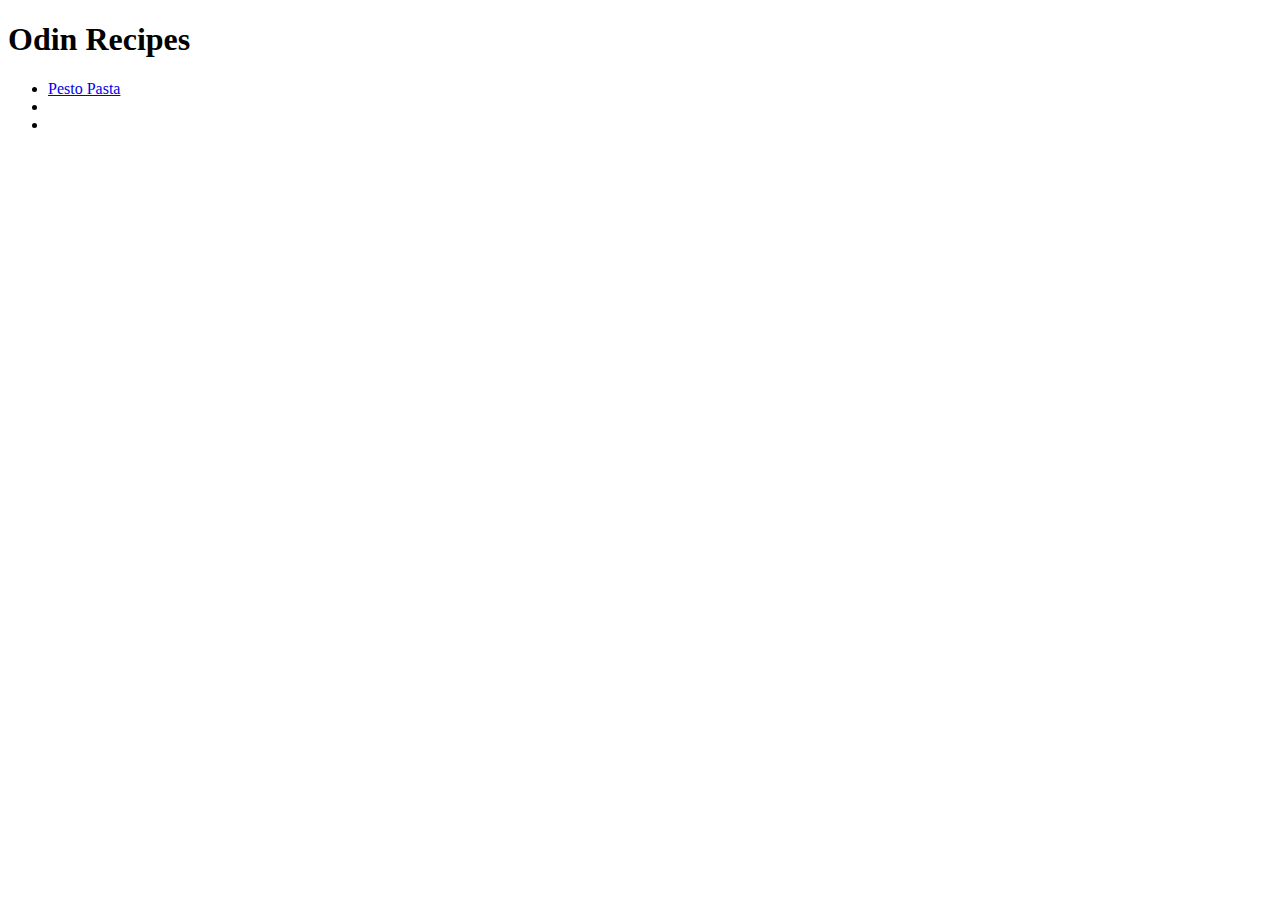
<file: index.html>
<!DOCTYPE html>
<html lang="en">
  <head>
    <meta charset="UTF-8" />
    <meta name="viewport" content="width=device-width, initial-scale=1.0" />
    <title>Odin Recipes</title>
  </head>
  <body>
    <h1>Odin Recipes</h1>

    <ul>
      <li>
        <a href="recipes/pesto-pasta.html">Pesto Pasta</a>
      </li>
      <li>
        <a href="#"></a>
      </li>
      <li>
        <a href="#"></a>
      </li>
    </ul>
  </body>
</html>
</file>
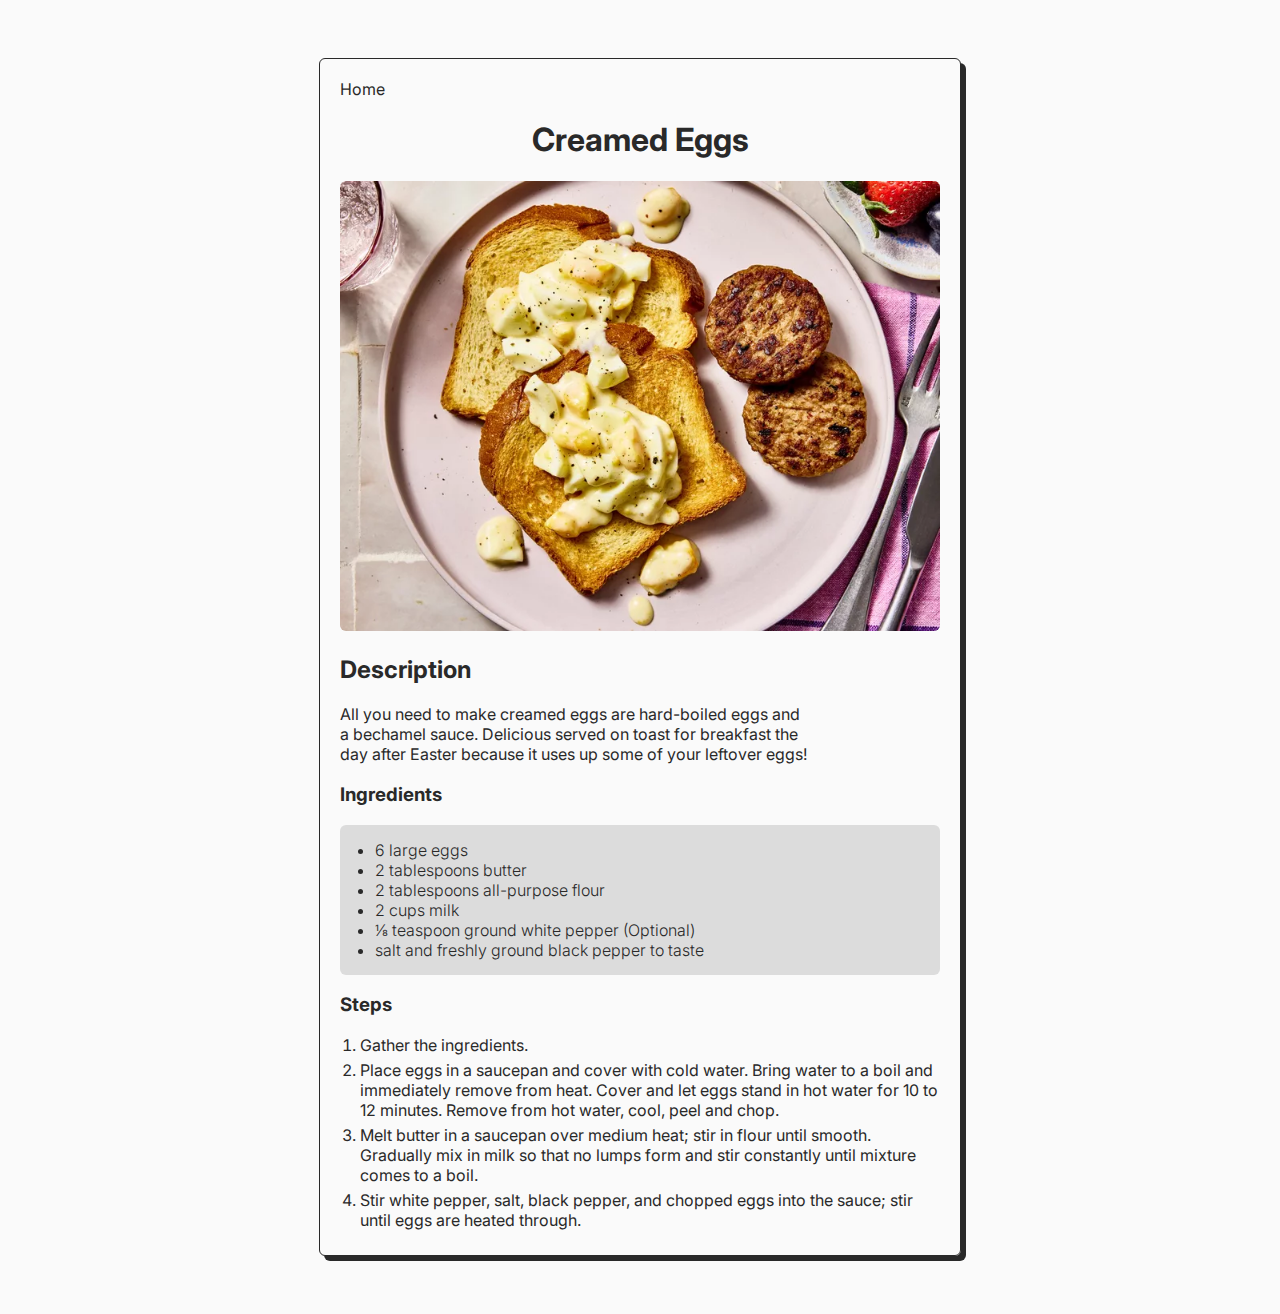
<file: recipes/creamed-eggs.html>
<!DOCTYPE html>
<html lang="en">
  <head>
    <meta charset="UTF-8" />
    <meta name="viewport" content="width=device-width, initial-scale=1.0" />
    <title>Creamed Eggs</title>
    <link rel="stylesheet" href="../styles/recipes.css" />
  </head>
  <body>
    <div class="recipe__container">
      <a class="recipe__container-home" href="../index.html">Home</a>
      <h1 class="recipe__title">Creamed Eggs</h1>

      <img class="recipe__img" src="../images/creamed-eggs.webp" width="600" alt="Creamed Eggs finish dish" />

      <h2>Description</h2>
      <p>
        All you need to make creamed eggs are hard-boiled eggs and a bechamel sauce. Delicious served on toast for breakfast the day after Easter because it
        uses up some of your leftover eggs!
      </p>

      <h3>Ingredients</h3>
      <div class="recipe__ingredients-container">
        <ul class="recipe__ingredients">
          <li>6 large eggs</li>
          <li>2 tablespoons butter</li>
          <li>2 tablespoons all-purpose flour</li>
          <li>2 cups milk</li>
          <li>⅛ teaspoon ground white pepper (Optional)</li>
          <li>salt and freshly ground black pepper to taste</li>
        </ul>
      </div>

      <h3>Steps</h3>
      <ol class="recipe__steps">
        <li>Gather the ingredients.</li>
        <li>
          Place eggs in a saucepan and cover with cold water. Bring water to a boil and immediately remove from heat. Cover and let eggs stand in hot water for
          10 to 12 minutes. Remove from hot water, cool, peel and chop.
        </li>
        <li>
          Melt butter in a saucepan over medium heat; stir in flour until smooth. Gradually mix in milk so that no lumps form and stir constantly until mixture
          comes to a boil.
        </li>
        <li>Stir white pepper, salt, black pepper, and chopped eggs into the sauce; stir until eggs are heated through.</li>
      </ol>
    </div>
  </body>
</html>
</file>
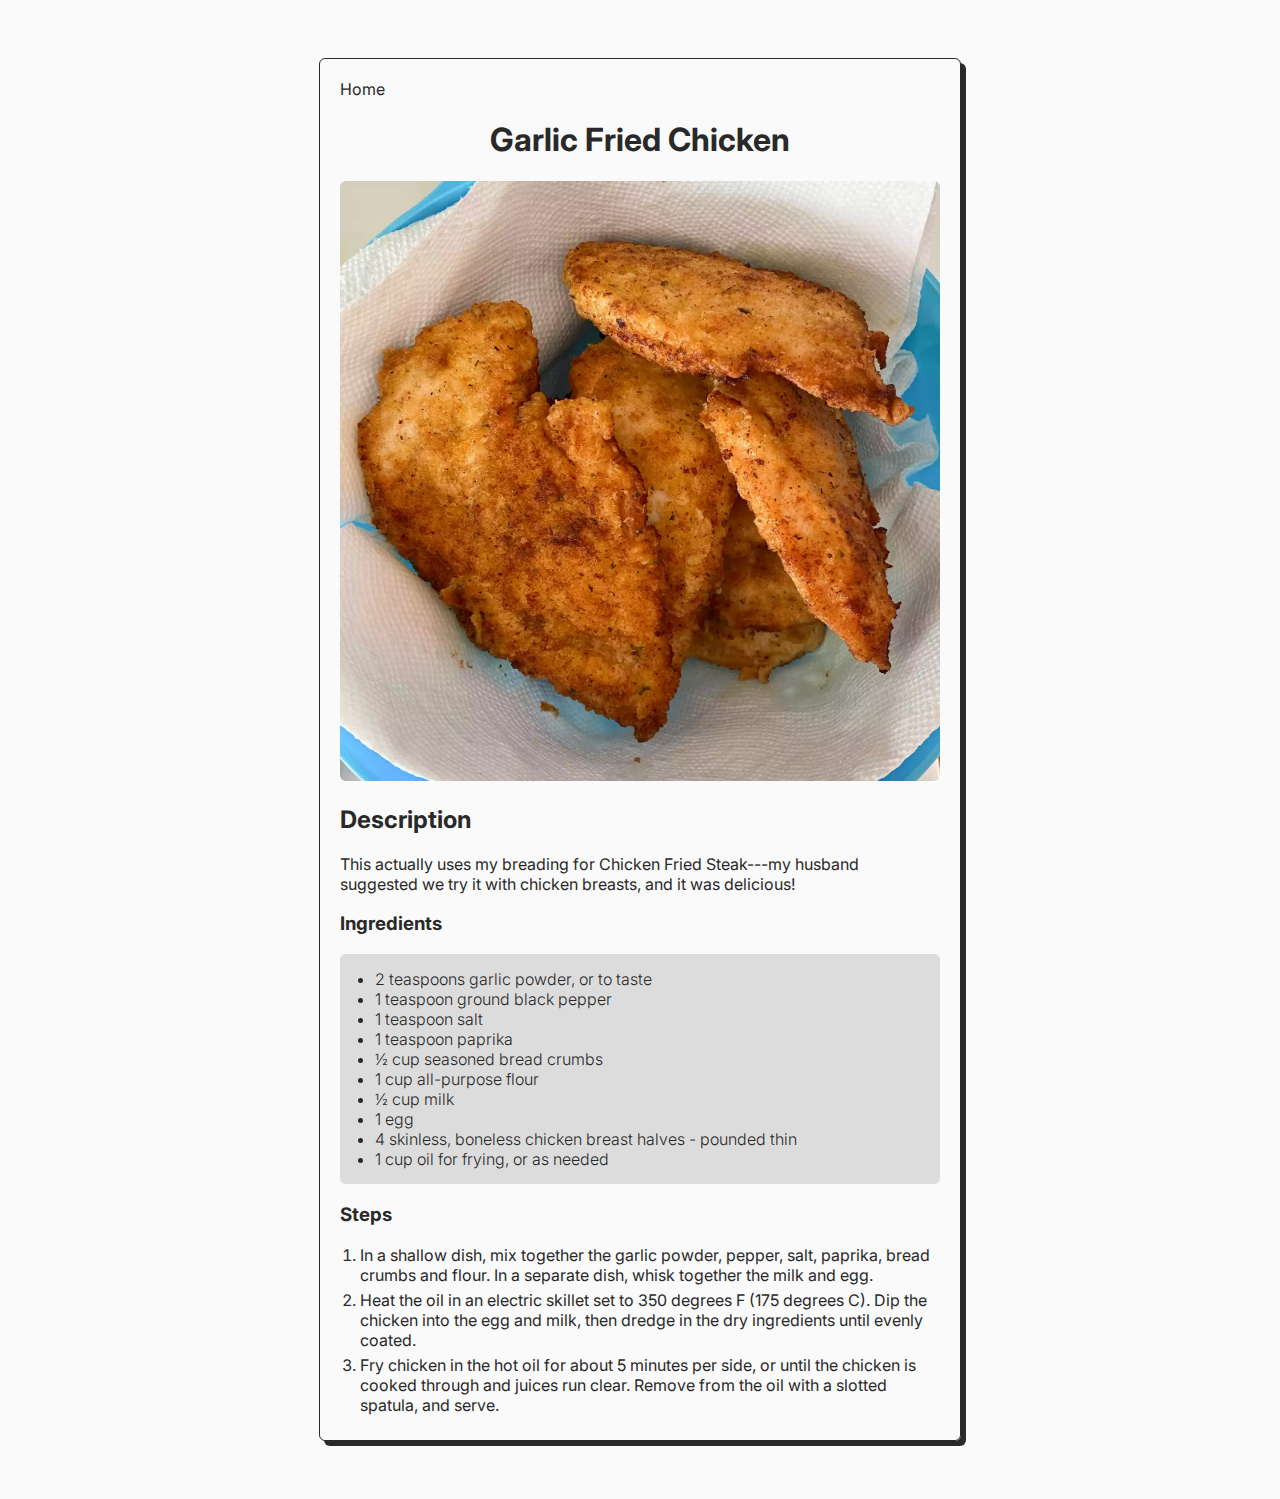
<file: recipes/garlic-chicken.html>
<!DOCTYPE html>
<html lang="en">
  <head>
    <meta charset="UTF-8" />
    <meta name="viewport" content="width=device-width, initial-scale=1.0" />
    <title>Garlic Fried Chicken</title>
    <link rel="stylesheet" href="../styles/recipes.css" />
  </head>
  <body>
    <div class="recipe__container">
      <a class="recipe__container-home" href="../index.html">Home</a>
      <h1 class="recipe__title">Garlic Fried Chicken</h1>

      <img class="recipe__img" src="../images/garlic-chicken.webp" width="600" alt="garlic fried chicken finish dish" />

      <h2>Description</h2>
      <p>This actually uses my breading for Chicken Fried Steak---my husband suggested we try it with chicken breasts, and it was delicious!</p>

      <h3>Ingredients</h3>
      <div class="recipe__ingredients-container">
        <ul class="recipe__ingredients">
          <li>2 teaspoons garlic powder, or to taste</li>
          <li>1 teaspoon ground black pepper</li>
          <li>1 teaspoon salt</li>
          <li>1 teaspoon paprika</li>
          <li>½ cup seasoned bread crumbs</li>
          <li>1 cup all-purpose flour</li>
          <li>½ cup milk</li>
          <li>1 egg</li>
          <li>4 skinless, boneless chicken breast halves - pounded thin</li>
          <li>1 cup oil for frying, or as needed</li>
        </ul>
      </div>

      <h3>Steps</h3>
      <ol class="recipe__steps">
        <li>
          In a shallow dish, mix together the garlic powder, pepper, salt, paprika, bread crumbs and flour. In a separate dish, whisk together the milk and egg.
        </li>
        <li>
          Heat the oil in an electric skillet set to 350 degrees F (175 degrees C). Dip the chicken into the egg and milk, then dredge in the dry ingredients
          until evenly coated.
        </li>
        <li>
          Fry chicken in the hot oil for about 5 minutes per side, or until the chicken is cooked through and juices run clear. Remove from the oil with a
          slotted spatula, and serve.
        </li>
      </ol>
    </div>
  </body>
</html>
</file>
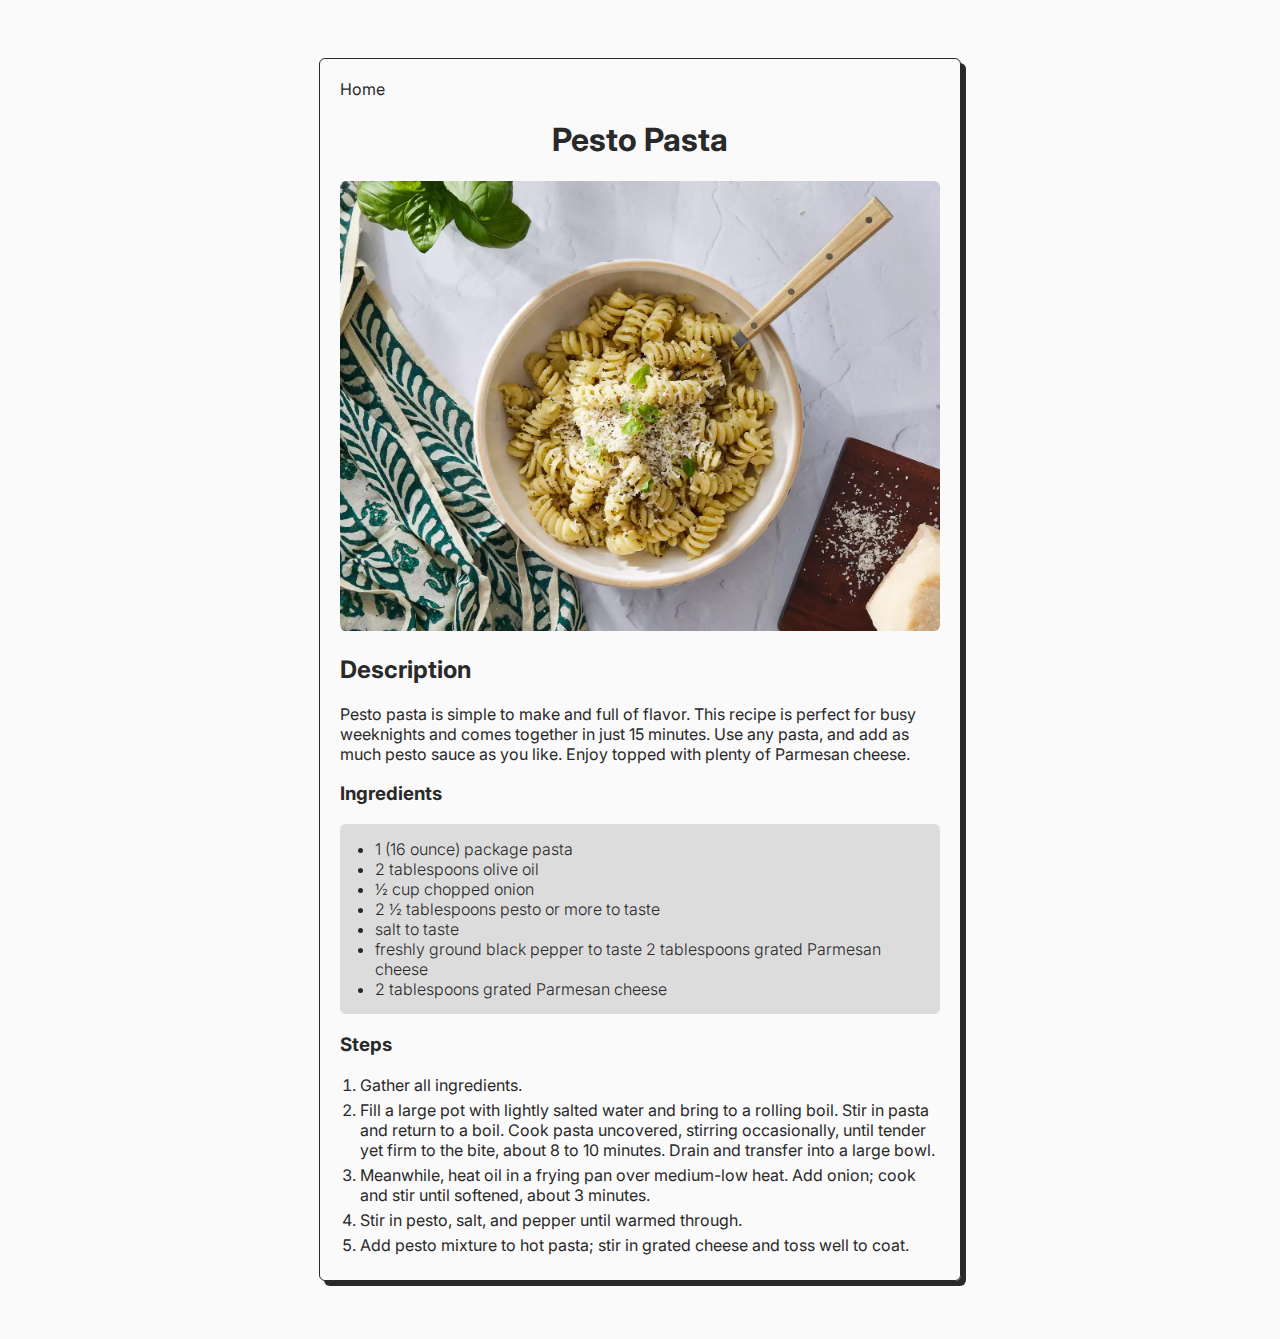
<file: recipes/pesto-pasta.html>
<!DOCTYPE html>
<html lang="en">
  <head>
    <meta charset="UTF-8" />
    <meta name="viewport" content="width=device-width, initial-scale=1.0" />
    <title>Pesto Pasta</title>
    <link rel="stylesheet" href="../styles/recipes.css" />
  </head>
  <body>
    <div class="recipe__container">
      <a class="recipe__container-home" href="../index.html">Home</a>
      <h1 class="recipe__title">Pesto Pasta</h1>

      <img class="recipe__img" src="../images/pesto-pasta.webp" width="600" alt="Pesto pasta finish dish" />

      <h2>Description</h2>
      <p>
        Pesto pasta is simple to make and full of flavor. This recipe is perfect for busy weeknights and comes together in just 15 minutes. Use any pasta, and
        add as much pesto sauce as you like. Enjoy topped with plenty of Parmesan cheese.
      </p>

      <h3>Ingredients</h3>
      <div class="recipe__ingredients-container">
        <ul class="recipe__ingredients">
          <li>1 (16 ounce) package pasta</li>
          <li>2 tablespoons olive oil</li>
          <li>½ cup chopped onion</li>
          <li>2 ½ tablespoons pesto or more to taste</li>
          <li>salt to taste</li>
          <li>freshly ground black pepper to taste 2 tablespoons grated Parmesan cheese</li>
          <li>2 tablespoons grated Parmesan cheese</li>
        </ul>
      </div>

      <h3>Steps</h3>
      <ol class="recipe__steps">
        <li>Gather all ingredients.</li>
        <li>
          Fill a large pot with lightly salted water and bring to a rolling boil. Stir in pasta and return to a boil. Cook pasta uncovered, stirring
          occasionally, until tender yet firm to the bite, about 8 to 10 minutes. Drain and transfer into a large bowl.
        </li>
        <li>Meanwhile, heat oil in a frying pan over medium-low heat. Add onion; cook and stir until softened, about 3 minutes.</li>
        <li>Stir in pesto, salt, and pepper until warmed through.</li>
        <li>Add pesto mixture to hot pasta; stir in grated cheese and toss well to coat.</li>
      </ol>
    </div>
  </body>
</html>
</file>
<file: styles/recipes.css>
@import url('https://fonts.googleapis.com/css2?family=Inter:ital,opsz,wght@0,14..32,100..900;1,14..32,100..900&display=swap');

:root {
  --primaryColor: #fafafa;
  --secondaryColor: #292929;
  --tertiaryColor: #7c7c7c;
  --gray200: #dcdcdc;
}

body {
  font-family: Inter, Arial, Helvetica, sans-serif;
  background-color: var(--primaryColor);
  color: var(--secondaryColor);
  display: flex;
  align-items: center;
  justify-content: center;
}

a {
  color: inherit;
  text-decoration: none;
}

p {
  text-wrap: balance;
}

img {
  width: 100%;
  height: auto;
}

.recipe__container {
  border: 1px solid var(--secondaryColor);
  border-radius: 6px;
  margin: 50px 0;
  width: 600px;
  box-shadow: 5px 5px 0 0 var(--secondaryColor);
  padding: 20px;
}

.recipe__container-home:hover {
  text-decoration: underline;
}

.recipe__title {
  text-align: center;
}

.recipe__img {
  border-radius: 6px;
}

.recipe__ingredients-container {
  border-radius: 6px;
  background-color: var(--gray200);
  font-weight: 300;
  padding: 15px;
}

.recipe__ingredients {
  padding: 0 0 0 20px;
  margin: 0;
}

.recipe__steps {
  padding: 0 0 0 20px;
  margin: 0;
}

.recipe__steps li {
  margin: 5px 0;
}
</file>
